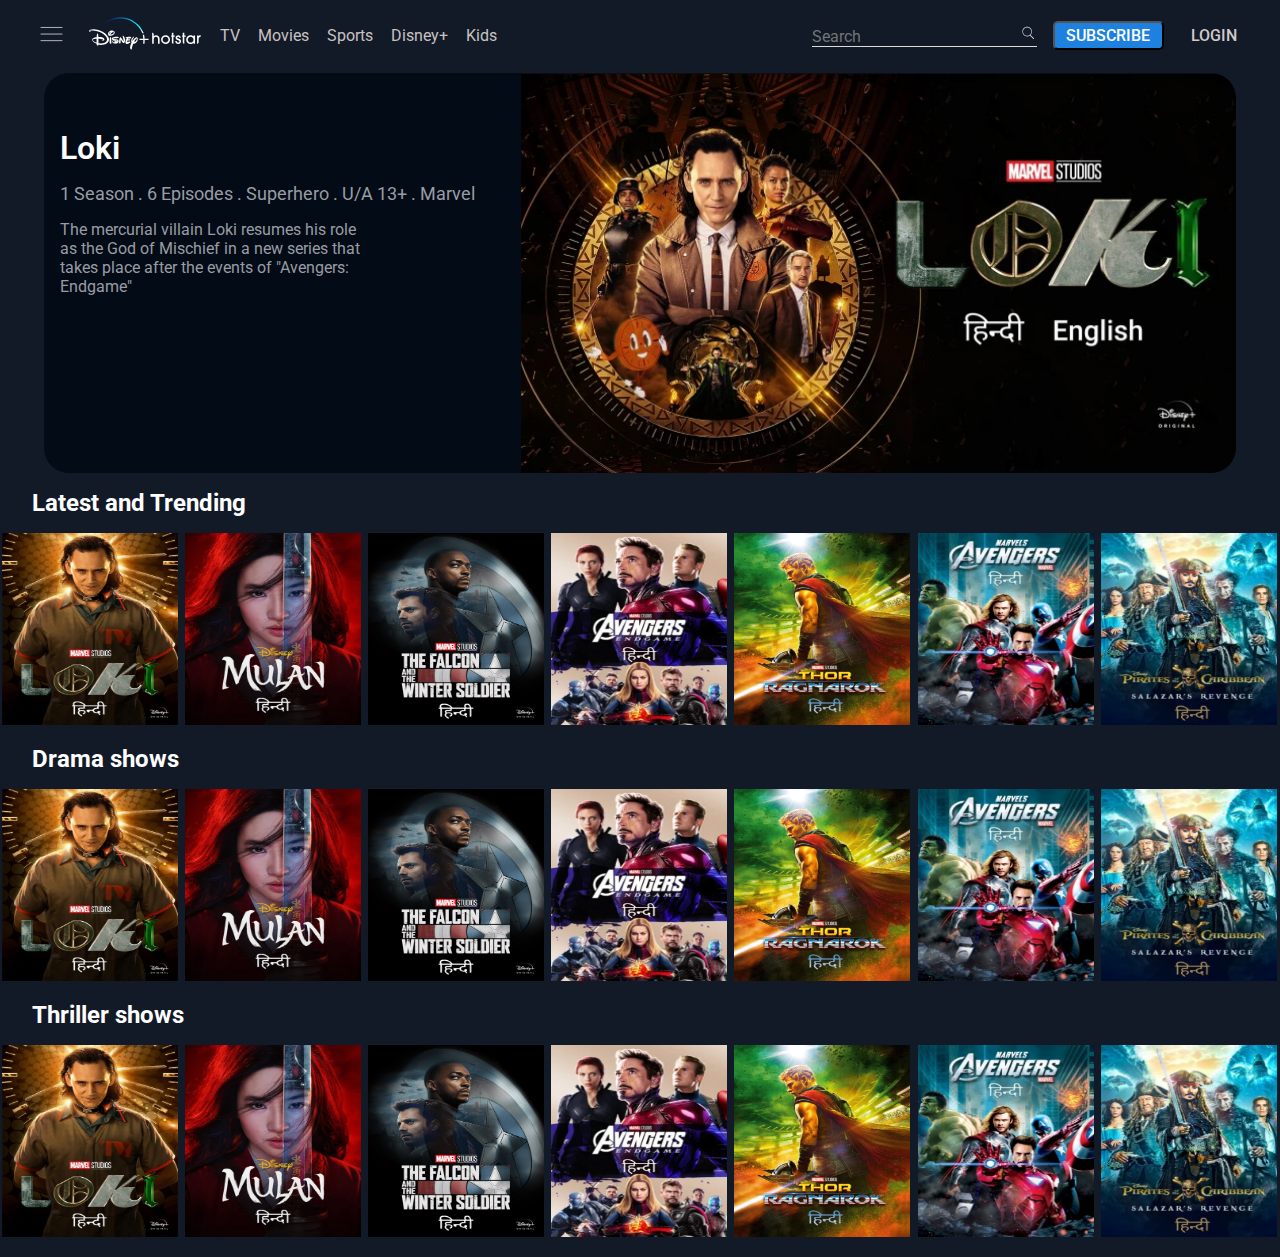
<file: Hotstar clone/index.html>
<!DOCTYPE html>
<html lang="en">
<head>
    <meta charset="UTF-8">
    <meta http-equiv="X-UA-Compatible" content="IE=edge">
    <meta name="viewport" content="width=device-width, initial-scale=1.0">
    <link rel="preconnect" href="https://fonts.googleapis.com"><link rel="preconnect" href="https://fonts.gstatic.com" crossorigin><link href="https://fonts.googleapis.com/css2?family=Roboto:wght@100;300;400&display=swap" rel="stylesheet">
    <link rel="stylesheet" href="style.css">
    <title>Hotstar Clone</title>
</head>
<body>
    <!--Header start --------------------------------------------------------------------->
    <header class="header">
        <!--Navigation begins------------------------------------------------------------->
        <nav class="navigation flex-row-sb-cen">
            <!--Left side of navigation--------------------------------------------------->
            <div class="left-header">
                <ul class="flex-row-se-cen">
                    <li><img src="./assets/images/hamburger.svg" alt="hamburger-icon" width="35px" /></li>
                    <li><img src="assets/images/hotstarlogo.svg" alt="disney-logo" /></li>
                    <li><a href="#">TV</a></li>
                    <li><a href="#">Movies</a></li>
                    <li><a href="#">Sports</a></li>
                    <li><a href="#">Disney+</a></li>
                    <li><a href="#">Kids</a></li>
                </ul>
            </div>
            <!--Left size navigation ends-------------------------------------------------->
            <!--Right side of navigation--------------------------------------------------->
            <div class="right-header flex-row-se-cen">
                <!--Search-bar implementation-->
                <ul class="flex-row-fe-cen">
                    <li>
                        <div class="search-bar">
                            <input type="search" name="search" id="search" placeholder="Search">
                            <img src="./assets/images/search-bar.svg" alt="search-bar" height="18px">
                        </div>
                    </li>
                    <!--Search bar ends------------>
                    <li><button type="submit" class="nav-button">SUBSCRIBE</button></li>
                    <li><button type="submit" class="nav-button login">LOGIN</button></li>
                </ul>
            </div>
            <!--Right side navigation ends------------------------------------------------->
        </nav>
        <!--Nav bar ends------------------------------------------------------------------->
    </header>
    <!--Header ends------------------------------------------------------------------------>
    <!--Image slider section begins-------------------------------------------------------->
    <section class="image-slider-container flex-row-sb-cen">
        <img src="./assets/images/pre.png" alt="prev-button" class="preview">
        <!--Image slider main container begins--------------------------------------------->
        <div class="image-slider flex-row-sb-cen">
            <div class="img-slider-left">
                <p class="img-title">Title</p>
                <p class="lang-desc">Description . lang</p>
                <p class="img-desc">Lorem ipsum dolor, sit amet consectetur adipisicing elit. Rerum non esse magnam vel laboriosam quo maiores aliquid, pariatur hic eaque consequatur odit tenetur labore ipsam! Aliquid eos pariatur incidunt officia minima mollitia eum facilis, repudiandae aspernatur deleniti eveniet tempora nostrum asperiores sapiente rerum cumque culpa tempore suscipit ipsa id. Nihil.</p>
            </div>
            <div class="img-slider-right">
                <img src="" alt="slider-images" />
            </div>
        </div>
        <!--Image slider main container ends----------------------------------------------->
        <img src="./assets/images/nxt.png" alt="next-button" class="preview">
    </section>
    <!--Image slider section ends---------------------------------------------------------->
    <p class="title-heading">Latest and Trending</p>
    <section class="movie-carousel">
        <img src="./assets/images/pre.png" alt="prev-button" class="movie-preview">
        <div class="movie-container">
            <img src="./assets/images/poster 1.png"  alt="poster 1"/>
            <img src="./assets/images/poster 2.png"  alt="poster 2"/>
            <img src="./assets/images/poster 3.png"  alt="poster 3"/>
            <img src="./assets/images/poster 4.png"  alt="poster 4"/>
            <img src="./assets/images/poster 5.png"  alt="poster 5"/>
            <img src="./assets/images/poster 6.png"  alt="poster 6"/>
            <img src="./assets/images/poster 7.png"  alt="poster 7"/>
            <img src="./assets/images/poster 8.png"  alt="poster 8"/>
        </div>
        <img src="./assets/images/nxt.png" alt="next-button" class="movie-preview">
    </section>
    <p class="title-heading">Drama shows</p>
    <section class="movie-carousel">
        <img src="./assets/images/pre.png" alt="prev-button" class="movie-preview">
        <div class="movie-container">
            <img src="./assets/images/poster 1.png"  alt="poster 1"/>
            <img src="./assets/images/poster 2.png"  alt="poster 2"/>
            <img src="./assets/images/poster 3.png"  alt="poster 3"/>
            <img src="./assets/images/poster 4.png"  alt="poster 4"/>
            <img src="./assets/images/poster 5.png"  alt="poster 5"/>
            <img src="./assets/images/poster 6.png"  alt="poster 6"/>
            <img src="./assets/images/poster 7.png"  alt="poster 7"/>
            <img src="./assets/images/poster 8.png"  alt="poster 8"/>
        </div>
        <img src="./assets/images/nxt.png" alt="next-button" class="movie-preview">
    </section>
    <p class="title-heading">Thriller shows</p>
    <section class="movie-carousel">
        <img src="./assets/images/pre.png" alt="prev-button" class="movie-preview">
        <div class="movie-container">
            <img src="./assets/images/poster 1.png"  alt="poster 1"/>
            <img src="./assets/images/poster 2.png"  alt="poster 2"/>
            <img src="./assets/images/poster 3.png"  alt="poster 3"/>
            <img src="./assets/images/poster 4.png"  alt="poster 4"/>
            <img src="./assets/images/poster 5.png"  alt="poster 5"/>
            <img src="./assets/images/poster 6.png"  alt="poster 6"/>
            <img src="./assets/images/poster 7.png"  alt="poster 7"/>
            <img src="./assets/images/poster 8.png"  alt="poster 8"/>
        </div>
        <img src="./assets/images/nxt.png" alt="next-button" class="movie-preview">
    </section>
    <script src="script.js"></script>
</body>
</html>
</file>
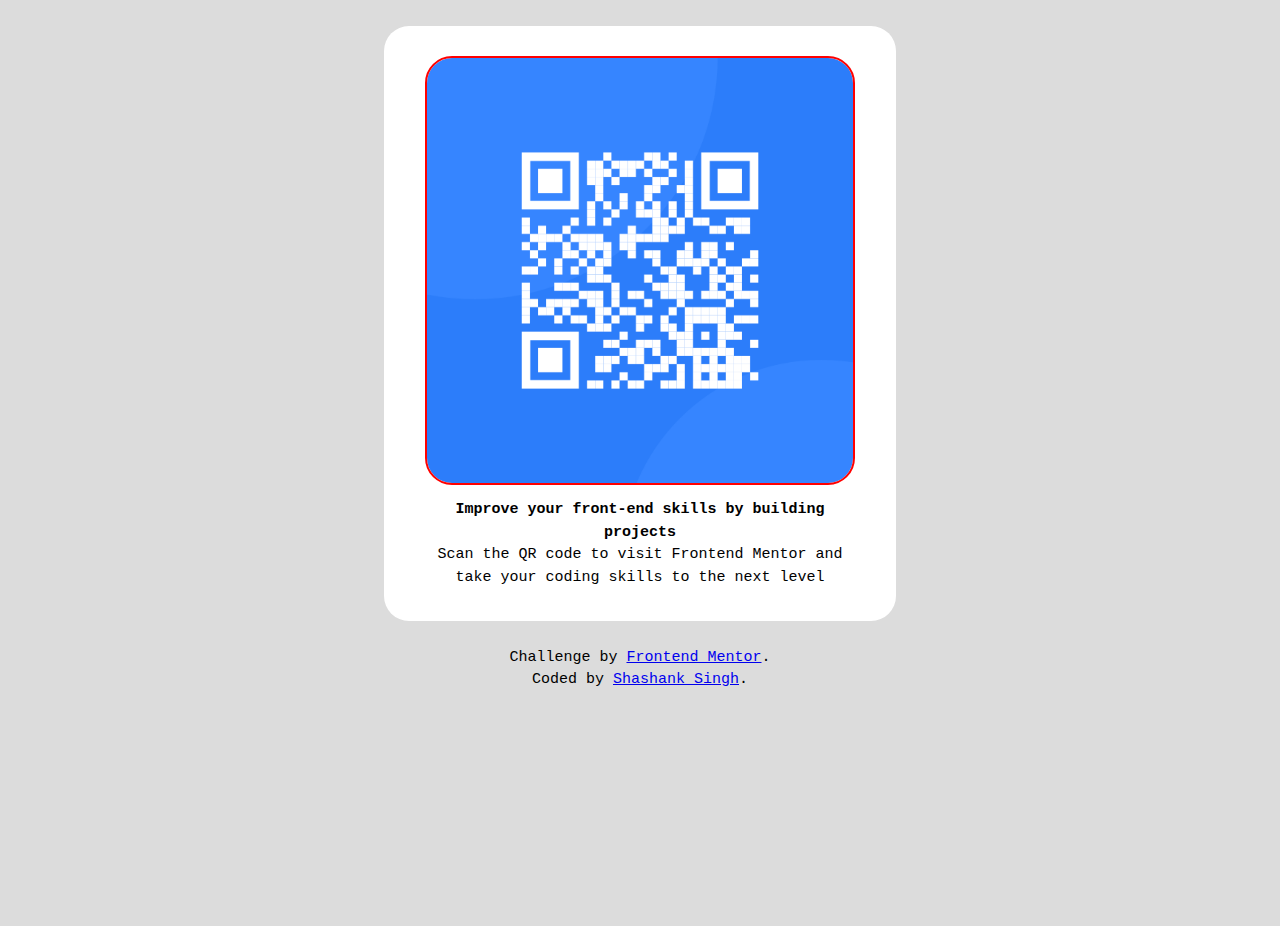
<file: QR Code/qr-code-component-main/index.html>
<!DOCTYPE html>
<html lang="en">
<head>
  <meta charset="UTF-8">
  <meta name="viewport" content="width=device-width, initial-scale=1.0"> <!-- displays site properly based on user's device -->
  <link rel="icon" type="image/png" sizes="32x32" href="./images/favicon-32x32.png">
  <link rel="stylesheet" href="./public/styles.css">
  <title>Frontend Mentor | QR code component</title>
</head>
<body>
  <div class="main-container">
      <img src="./images/image-qr-code.png" alt="qr-code">
      <div class="qr-info">
        <p>Improve your front-end skills by building projects</p>
        <p>Scan the QR code to visit Frontend Mentor and take your coding skills to the next level</p>
      </div>
  </div>
  <div class="attribution">
    <p>Challenge by <a href="https://www.frontendmentor.io?ref=challenge" target="_blank">Frontend Mentor</a>.</p> 
    <p>Coded by <a href="https://github.com/shashanksingh2002" target="_blank">Shashank Singh</a>.</p>
  </div>
</body>
</html>
</file>
<file: Hotstar clone/style.css>
*{
    margin: 0;
    padding: 0;
    box-sizing: border-box;
    font-family: 'Roboto', sans-serif;
}
body{
    background-color: #121927;
    color: white;
}
.header{
    position: sticky;
    width: 100%;
    padding:1rem;
}
.flex-row-sb-cen{
    display: flex;
    flex-wrap: nowrap;
    flex-direction: row;
    justify-content: space-between;
    align-items: center;
}
.flex-row-se-cen{
    display: flex;
    flex-direction: row;
    flex-wrap: nowrap;
    justify-content: space-evenly;
    align-items: center;
}
.flex-row-fe-cen{
    display: flex;
    flex-direction: row;
    flex-wrap: nowrap;
    justify-content: flex-end;
    align-items: center;
}
.navigation div{
    display: inline-block;
}
.left-header{
    width:40%;
    display: flex;
    flex-direction: column-reverse;
}
.left-header>*{
    cursor: pointer;
}
.right-header{
    width:50%;
}
.header a{
    text-decoration: none;
    color: rgb(200, 194, 194);
}
.header a:hover{
    color:rgb(255, 255, 255);
}
.left-header ul{
   list-style: none;
}
.right-header ul{
    list-style: none;
}
.right-header ul li{
    margin-right: 1rem;
}
.search-bar{
    border-bottom: 1px solid gainsboro;
    justify-content: space-between;
}
.search-bar input,.search-bar input:focus{
   background: transparent;
   border: none;
   outline: none;
   color: aliceblue;
   font-size: medium;
}
.nav-button{
    padding: 0.2rem 0.7rem;
    background-color: #1E81E0;
    border-radius: 5px;
    color: white;
    font-weight: 500;
    cursor: pointer;
    font-size: medium;
}
.login{
    color: rgb(208, 202, 202);
    background: transparent;
    border: none;
    outline: none;
}
.image-slider-container{
    border-radius: 25px;
    margin: 0.1rem auto;
    width: 98%;
    height: 25rem;
}
.preview{
    width: 25px;
    height: 35px;
    cursor: pointer;
    display: none;
}
.image-slider{
    border-radius: 25px;
    width: 95%;
    height: 100%;
    margin: 0.2rem auto;
    background-color: #020B16;
    overflow: hidden;
    cursor: pointer;
}
.img-slider-left{
    width: 40%;
    margin:1rem auto;
    padding: 1rem;
    height:80%;
}
.img-slider-right{
    width: 60%;
    height: 100%;
}
.img-slider-right img{
    width:100%;
    height: 100%;
    border-top-right-radius: 25px;
    border-bottom-right-radius: 25px;
}
.img-title{
    font-size: xx-large;
    font-weight: 600;
}
.lang-desc{
    color:#9A9CA3;
    margin-top: 1rem;
    font-size: large;
}
.img-desc{
    width: 70%;
    color:#9A9CA3;
    margin-top:1rem;
}
.title-heading{
    font-size: 1.5rem;
    font-weight: bolder;
    margin: 1rem 2rem;
}
.movie-carousel{
    width:100%;
    margin:1rem auto;
    display: flex;
    flex-direction: row;
    flex-wrap: nowrap;
    justify-content: space-evenly;
    align-items: center;
    cursor: pointer;
    white-space: nowrap;
}
.movie-container img{
    width:11rem;
    height: 12rem;
    margin-left: 0.1rem;
    margin-right: 0.1rem;
    transition: transform .5s;
}
.movie-container img:hover{
    transform: scale(1.3);
}
.movie-preview{
    width:20px;
    height: 20px;
    display: none;
}
</file>
<file: QR Code/qr-code-component-main/public/styles.css>
/* Box sizing rules */
*,
*::before,
*::after {
  box-sizing: border-box;
}

/* Remove default margin */
body,
h1,
h2,
h3,
h4,
p,
figure,
blockquote,
dl,
dd {
  margin: 0;
}

/* Remove list styles on ul, ol elements with a list role, which suggests default styling will be removed */
ul[role='list'],
ol[role='list'] {
  list-style: none;
}

/* Set core root defaults */
html:focus-within {
  scroll-behavior: smooth;
}

/* Set core body defaults */
body {
    min-height: 100vh;
    text-rendering: optimizeSpeed;
    line-height: 1.5;
    font-family: 'Courier New', Courier, monospace;
    font-size: 15px;
    background-color: gainsboro;
}

/* A elements that don't have a class get default styles */
a:not([class]) {
  text-decoration-skip-ink: auto;
}

/* Make images easier to work with */
img,
picture {
  max-width: 100%;
  display: block;
}

/* Inherit fonts for inputs and buttons */
input,
button,
textarea,
select {
  font: inherit;
}

/* Remove all animations, transitions and smooth scroll for people that prefer not to see them */
@media (prefers-reduced-motion: reduce) {
  html:focus-within {
   scroll-behavior: auto;
  }
  
  *,
  *::before,
  *::after {
    animation-duration: 0.01ms !important;
    animation-iteration-count: 1 !important;
    transition-duration: 0.01ms !important;
    scroll-behavior: auto !important;
  }
}
@media only screen and (max-width: 725px) {
    .main-container{
        min-width: 90%;
    }
}
.main-container{
    width:40%;
    margin:2% auto;
    border-radius: 25px;
    padding: 2rem;
    background-color: white;
}
.main-container img{
    width:95%;
    height:60%;
    margin: auto auto;
    outline:2px solid red;
    border-radius: 25px;
}
.qr-info{
    margin-top: 1rem;
    text-align: center;
}
.qr-info p:first-of-type{
    font-weight: 900;
}
.attribution{
    margin-top: 1rem;
    text-align: center;
}
</file>
